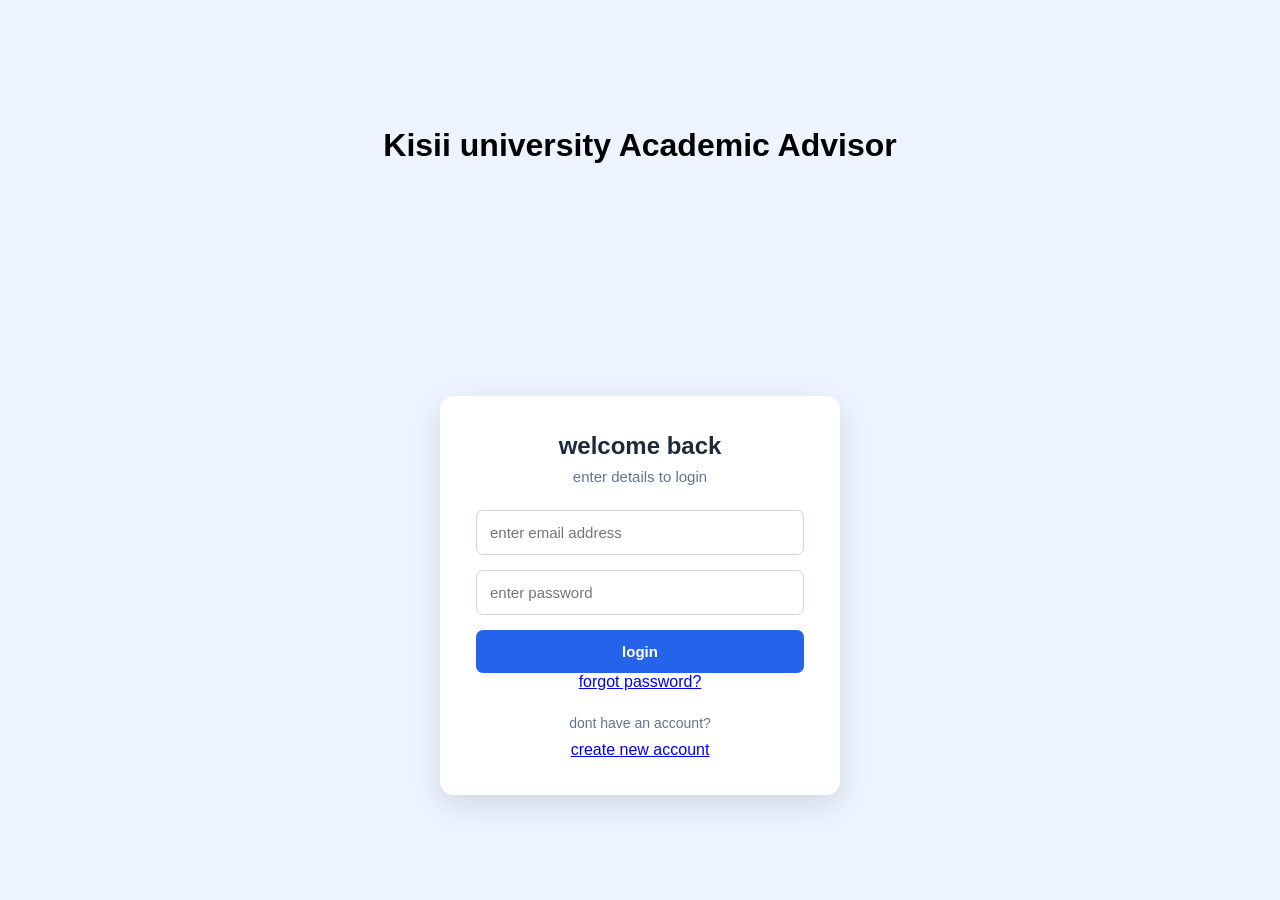
<file: index.html>
<!DOCTYPE html>
<html lang="en">
<head>
    <meta charset="UTF-8">
    <meta name="viewport" content="width=device-width, initial-scale=1.0">
    <title>AI-Powered Academic Advisor</title>
    <link rel="stylesheet" href="style.css">
</head>
<body>
    <h1>Kisii university Academic Advisor</h1>
    <div class="login page">
        <h2>welcome back</h2>
        <h3>enter details to login</h3>

        <form action="dashboard.html">
        <input type="email" placeholder="enter email address" >
        <input type="password" placeholder="enter password">
        <button type="submit">login</button>
        </form>
        <a href="forgot password.html">forgot password?</a>
        <p>dont have an account?</p>
        <a href="signup.html">create new account</a>

    </div>
</body>
</html>
</file>
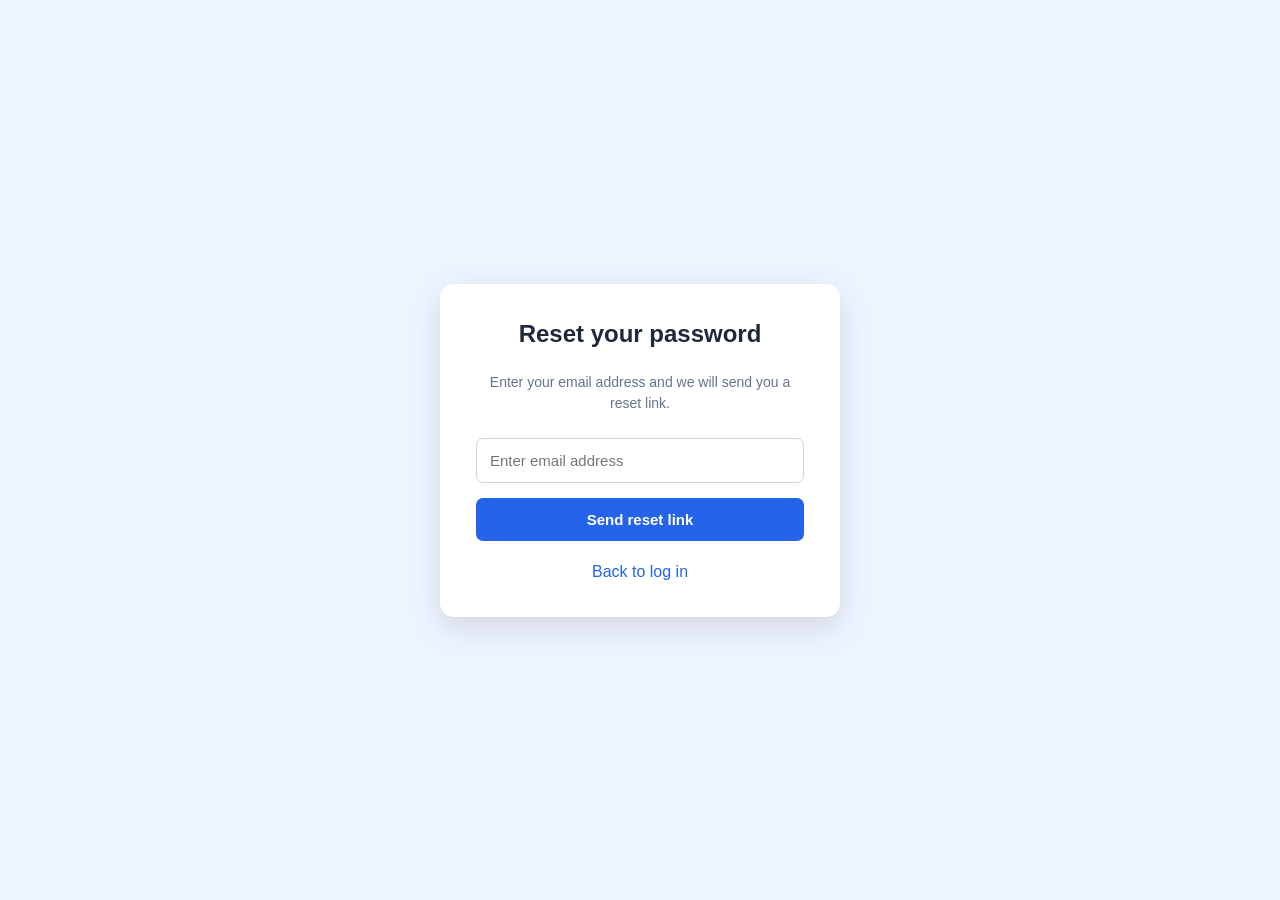
<file: forgot password.html>
<!DOCTYPE html>
<html lang="en">
<head>
  <meta charset="UTF-8">
  <meta name="viewport" content="width=device-width, initial-scale=1.0">
  <title>Forgot Password</title>
  <link rel="stylesheet" href="style.css">
</head>

<body>
  <div class="reset-page">
    <h2>Reset your password</h2>
    <p>Enter your email address and we will send you a reset link.</p>

    <form>
      <input type="email" placeholder="Enter email address" required>
      <button type="submit">Send reset link</button>
    </form>

    <a class="back-login" href="index.html">Back to log in</a>
  </div>
</body>
</html>
</file>
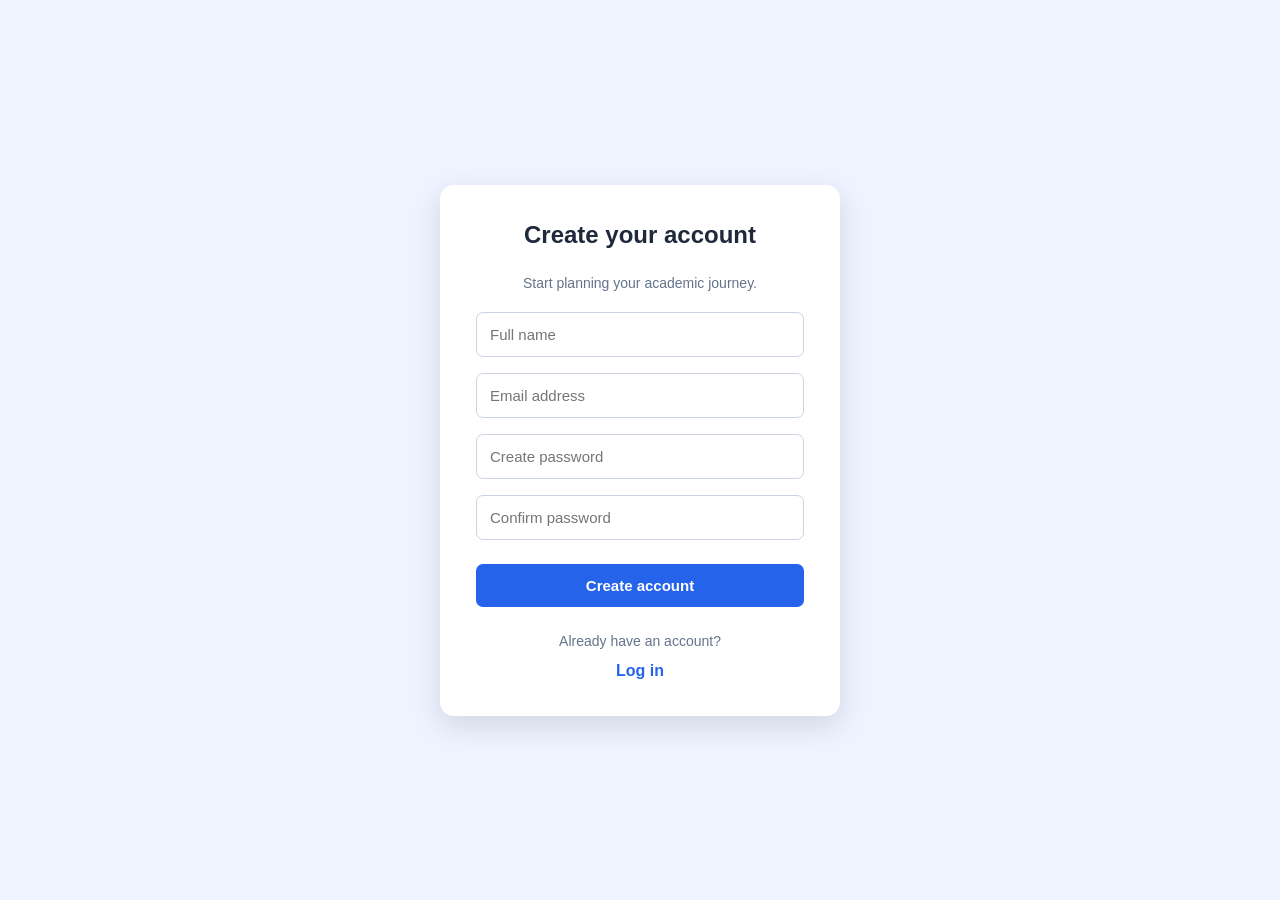
<file: signup.html>
<!DOCTYPE html>
<html lang="en">
<head>
    <meta charset="UTF-8">
    <meta name="viewport" content="width=device-width, initial-scale=1.0">
    <title>Create new account</title>
    <link rel="stylesheet" href="style.css">
</head>
<body>
<div class="signup-page">
    <h2>Create your account</h2>
<p>Start planning your academic journey.</p>

<form action="student-details.html">
  <input type="text" placeholder="Full name" required>
  <input type="email" placeholder="Email address" required>
  <input type="password" placeholder="Create password" required>
  <input type="password" placeholder="Confirm password" required>

  <button type="submit">Create account</button>
</form>

<p>Already have an account?</p>
<a href="index.html">Log in</a>
</div>
</body>
</html>
</file>
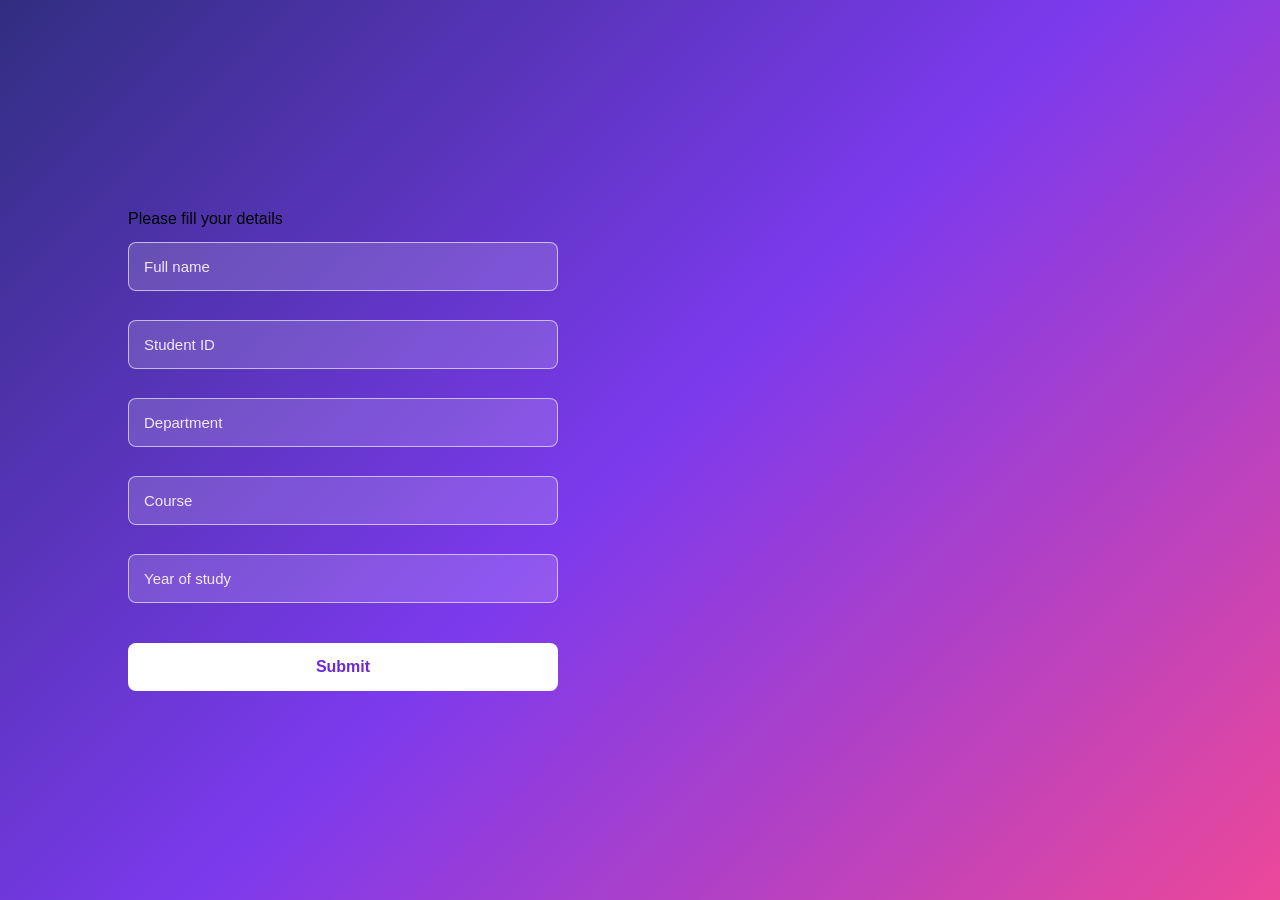
<file: student-details.html>
<!DOCTYPE html>
<html lang="en">
<head>
    <meta charset="UTF-8">
    <meta name="viewport" content="width=device-width, initial-scale=1.0">
    <title>Student details</title>
    <link rel="stylesheet" href="style.css">
</head>
<body>
    <body class="details-body">
    <form class="student-details-form" action="dashboard.html"
        <h2>Please fill your details</h2>
        <input type="text" placeholder="Full name" required>
        <input type="text" placeholder="Student ID" required>
        <input type="text" placeholder="Department" required>
        <input type="text" placeholder="Course" required>
        <input type="text" placeholder="Year of study" required>
        <button type="submit">Submit</button>
    </form>
    </body>
</body>
</html>
</file>
<file: style.css>
* {
  box-sizing: border-box;
}

body {
  margin: 0;
  min-height: 100vh;
  display: grid;
  place-items: center;
  background: #eef4ff;
  font-family: Arial, sans-serif;
}
.h1 {
  text-align: center;
  color: #1e293b;
  margin-bottom: 20px;
}
.login.page {
  width: min(90%, 400px);
  padding: 36px;
  text-align: center;
  background: white;
  border-radius: 14px;
  box-shadow: 0 10px 30px rgba(0, 0, 0, 0.12);
}

h2 {
  margin: 0 0 8px;
  color: #1e293b;
}

h3 {
  margin: 0 0 25px;
  color: #64748b;
  font-size: 15px;
  font-weight: normal;
}

input {
  width: 100%;
  margin-bottom: 15px;
  padding: 13px;
  border: 1px solid #cbd5e1;
  border-radius: 7px;
  font-size: 15px;
}

input:focus {
  outline: none;
  border-color: #2563eb;
}

.forgot-password {
  display: block;
  margin: -5px 0 22px;
  text-align: right;
  color: #2563eb;
  font-size: 14px;
  text-decoration: none;
}

button,
.create-account {
  width: 100%;
  display: block;
  padding: 13px;
  border-radius: 7px;
  font-size: 15px;
  font-weight: bold;
  cursor: pointer;
}

button {
  border: none;
  background: #2563eb;
  color: white;
}

button:hover {
  background: #1d4ed8;
}

p {
  margin: 24px 0 10px;
  color: #64748b;
  font-size: 14px;
}

.create-account {
  border: 1px solid #2563eb;
  color: #2563eb;
  text-decoration: none;
}

.create-account:hover {
  background: #eff6ff;
}
.reset-page {
  width: min(90%, 400px);
  margin: 100px auto;
  padding: 36px;
  text-align: center;
  background: white;
  border-radius: 14px;
  box-shadow: 0 10px 30px rgba(0, 0, 0, 0.12);
}

.reset-page p {
  color: #64748b;
  line-height: 1.5;
  margin-bottom: 24px;
}

.reset-page input {
  width: 100%;
  padding: 13px;
  margin-bottom: 15px;
  border: 1px solid #cbd5e1;
  border-radius: 7px;
}

.reset-page button {
  width: 100%;
  padding: 13px;
  border: none;
  border-radius: 7px;
  background: #2563eb;
  color: white;
  cursor: pointer;
}

.back-login {
  display: block;
  margin-top: 22px;
  color: #2563eb;
  text-decoration: none;
}

.signup-page {
  width: min(90%, 400px);
  margin: 70px auto;
  padding: 36px;
  text-align: center;
  background: white;
  border-radius: 14px;
  box-shadow: 0 10px 30px rgba(0, 0, 0, 0.12);
}

.signup-page h2 {
  margin: 0 0 8px;
  color: #1e293b;
}

.signup-page p {
  color: #64748b;
  font-size: 14px;
  line-height: 1.5;
}

.signup-page input {
  width: 100%;
  margin: 8px 0;
  padding: 13px;
  border: 1px solid #cbd5e1;
  border-radius: 7px;
  font-size: 15px;
}

.signup-page input:focus {
  outline: none;
  border-color: #2563eb;
}

.signup-page button {
  width: 100%;
  margin-top: 16px;
  padding: 13px;
  border: none;
  border-radius: 7px;
  background: #2563eb;
  color: white;
  font-size: 15px;
  font-weight: bold;
  cursor: pointer;
}

.signup-page button:hover {
  background: #1d4ed8;
}

.signup-page a {
  color: #2563eb;
  text-decoration: none;
  font-weight: bold;
}

.details-body {
  margin: 0;
  min-height: 100vh;
  display: flex;
  align-items: center;
  padding-left: 10%;
  background: linear-gradient(135deg, #312e81, #7c3aed, #ec4899);
  font-family: Arial, sans-serif;
}

.student-details-form {
  width: min(90%, 430px);
  padding: 20px 0;
}

.student-details-form h2 {
  margin: 0 0 10px;
  color: white;
  font-size: 32px;
}

.student-details-form h2::after {
  content: "Tell us about your academic journey";
  display: block;
  margin-top: 10px;
  color: #e9d5ff;
  font-size: 15px;
  font-weight: normal;
}

.student-details-form input {
  width: 100%;
  margin-top: 14px;
  padding: 15px;
  border: 1px solid rgba(255, 255, 255, 0.6);
  border-radius: 8px;
  background: rgba(255, 255, 255, 0.15);
  color: white;
  font-size: 15px;
}

.student-details-form input::placeholder {
  color: #f3e8ff;
}

.student-details-form input:focus {
  outline: none;
  border-color: white;
  background: rgba(255, 255, 255, 0.25);
}

.student-details-form button {
  width: 100%;
  margin-top: 25px;
  padding: 15px;
  border: none;
  border-radius: 8px;
  background: white;
  color: #6d28d9;
  font-size: 16px;
  font-weight: bold;
  cursor: pointer;
}

.student-details-form button:hover {
  background: #f3e8ff;
}
</file>
